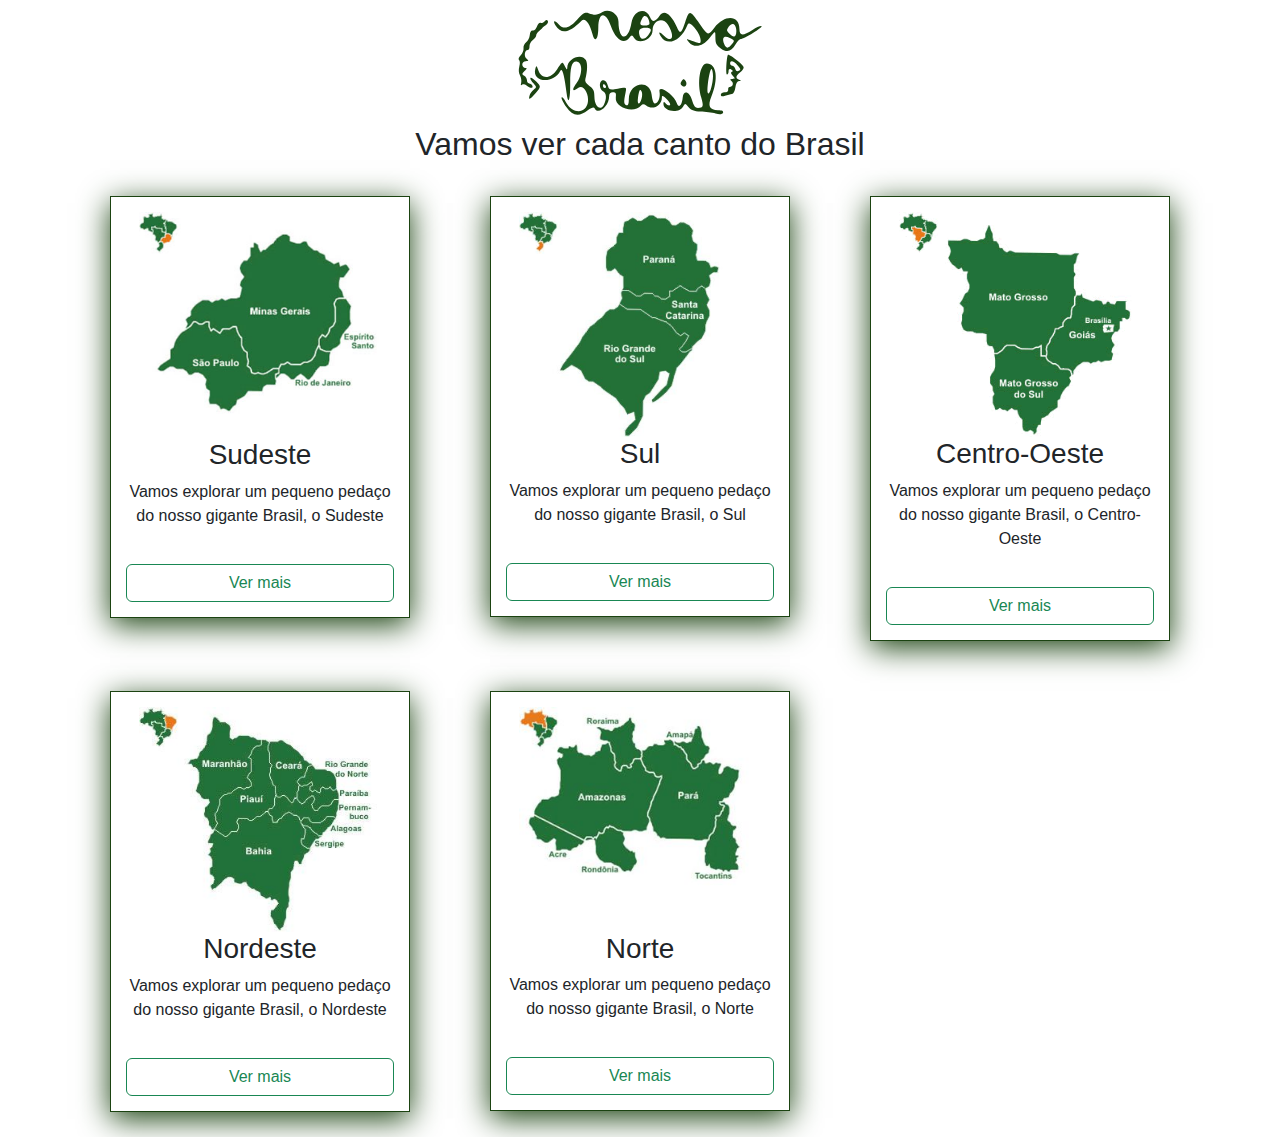
<file: index.html>
<!DOCTYPE html>
<html lang="en">

<head>
    <meta charset="UTF-8">
    <meta http-equiv="X-UA-Compatible" content="IE=edge">
    <meta name="viewport" content="width=device-width, initial-scale=1.0">
    <title>Feira Cultural Colégio Talento 9°B</title>
    <link rel="stylesheet" href="css/style.css" />
    <link rel="stylesheet" href="https://cdn.jsdelivr.net/npm/bootstrap@5.2.2/dist/css/bootstrap.min.css" />
</head>

<body>
    <div class="container text-center">
        <div class="row">
            <div class="col">
                <div class="t-container">
                    <img class="titulo" title="Nosso Brasil" alt="Nosso Brasil"
                        src="./resources/img/nosso-brasil.svg" />
                </div>
                <h2>
                    Vamos ver cada canto do Brasil
                </h2>
            </div>
        </div>
        <div class="row row-cols-sm-1 row-cols-md-2 row-cols-lg-3">
            <div class="col">
                <div class="box">
                    <div class="sudeste">
                        <img class="big-img" src="resources/img/sudeste.jpg" alt="Região Sudeste" title="Região Sudeste" />
                        <h3>
                            Sudeste
                        </h3>
                        <p>Vamos explorar um pequeno pedaço do nosso gigante Brasil, o Sudeste</p>
                        <div class="d-grid gap-2">
                            <a href="sudeste.html" class="btn btn-outline-success">Ver mais</a>
                        </div>
                    </div>
                </div>
            </div>
            <div class="col">
                <div class="box">
                    <div class="sul">
                        <img class="big-img" src="resources/img/sul.jpg" alt="Região Sul" title="Região Sul" />
                        <h3>
                            Sul
                        </h3>
                        <p>Vamos explorar um pequeno pedaço do nosso gigante Brasil, o Sul</p>
                        <div class="d-grid gap-2">
                            <a href="sul.html" class="btn btn-outline-success">Ver mais</a>
                        </div>
                    </div>
                </div>
            </div>
            <div class="col">
                <div class="box">
                    <div class="centro_oeste">
                        <img class="big-img" src="resources/img/centro-oeste.gif" alt="Região Centro-Oeste" title="Região Centro-Oeste" />
                        <h3>
                            Centro-Oeste
                        </h3>
                        <p>Vamos explorar um pequeno pedaço do nosso gigante Brasil, o Centro-Oeste</p>
                        <div class="d-grid gap-2">
                            <a href="centro-oeste.html" class="btn btn-outline-success">Ver mais</a>
                        </div>
                    </div>
                </div>
            </div>
            <div class="col">
                <div class="box">
                    <div class="nordeste">
                        <img class="big-img" src="resources/img/nordeste.jpg" alt="Região Nordeste" title="Região Nordeste" />
                        <h3>
                            Nordeste
                        </h3>
                        <p>Vamos explorar um pequeno pedaço do nosso gigante Brasil, o Nordeste</p>
                        <div class="d-grid gap-2">
                            <a href="nordeste.html" class="btn btn-outline-success">Ver mais</a>
                        </div>
                    </div>
                </div>
            </div>
            <div class="col">
                <div class="box">
                    <div class="norte">
                        <img class="big-img" src="resources/img/norte.jpg" alt="Região Norte" title="Região Norte" />
                        <h3>
                            Norte
                        </h3>
                        <p>Vamos explorar um pequeno pedaço do nosso gigante Brasil, o Norte</p>
                        <div class="d-grid gap-2">
                            <a href="norte.html" class="btn btn-outline-success">Ver mais</a>
                        </div>
                    </div>
                </div>
            </div>
        </div>
    </div>
</body>

</html>
</file>
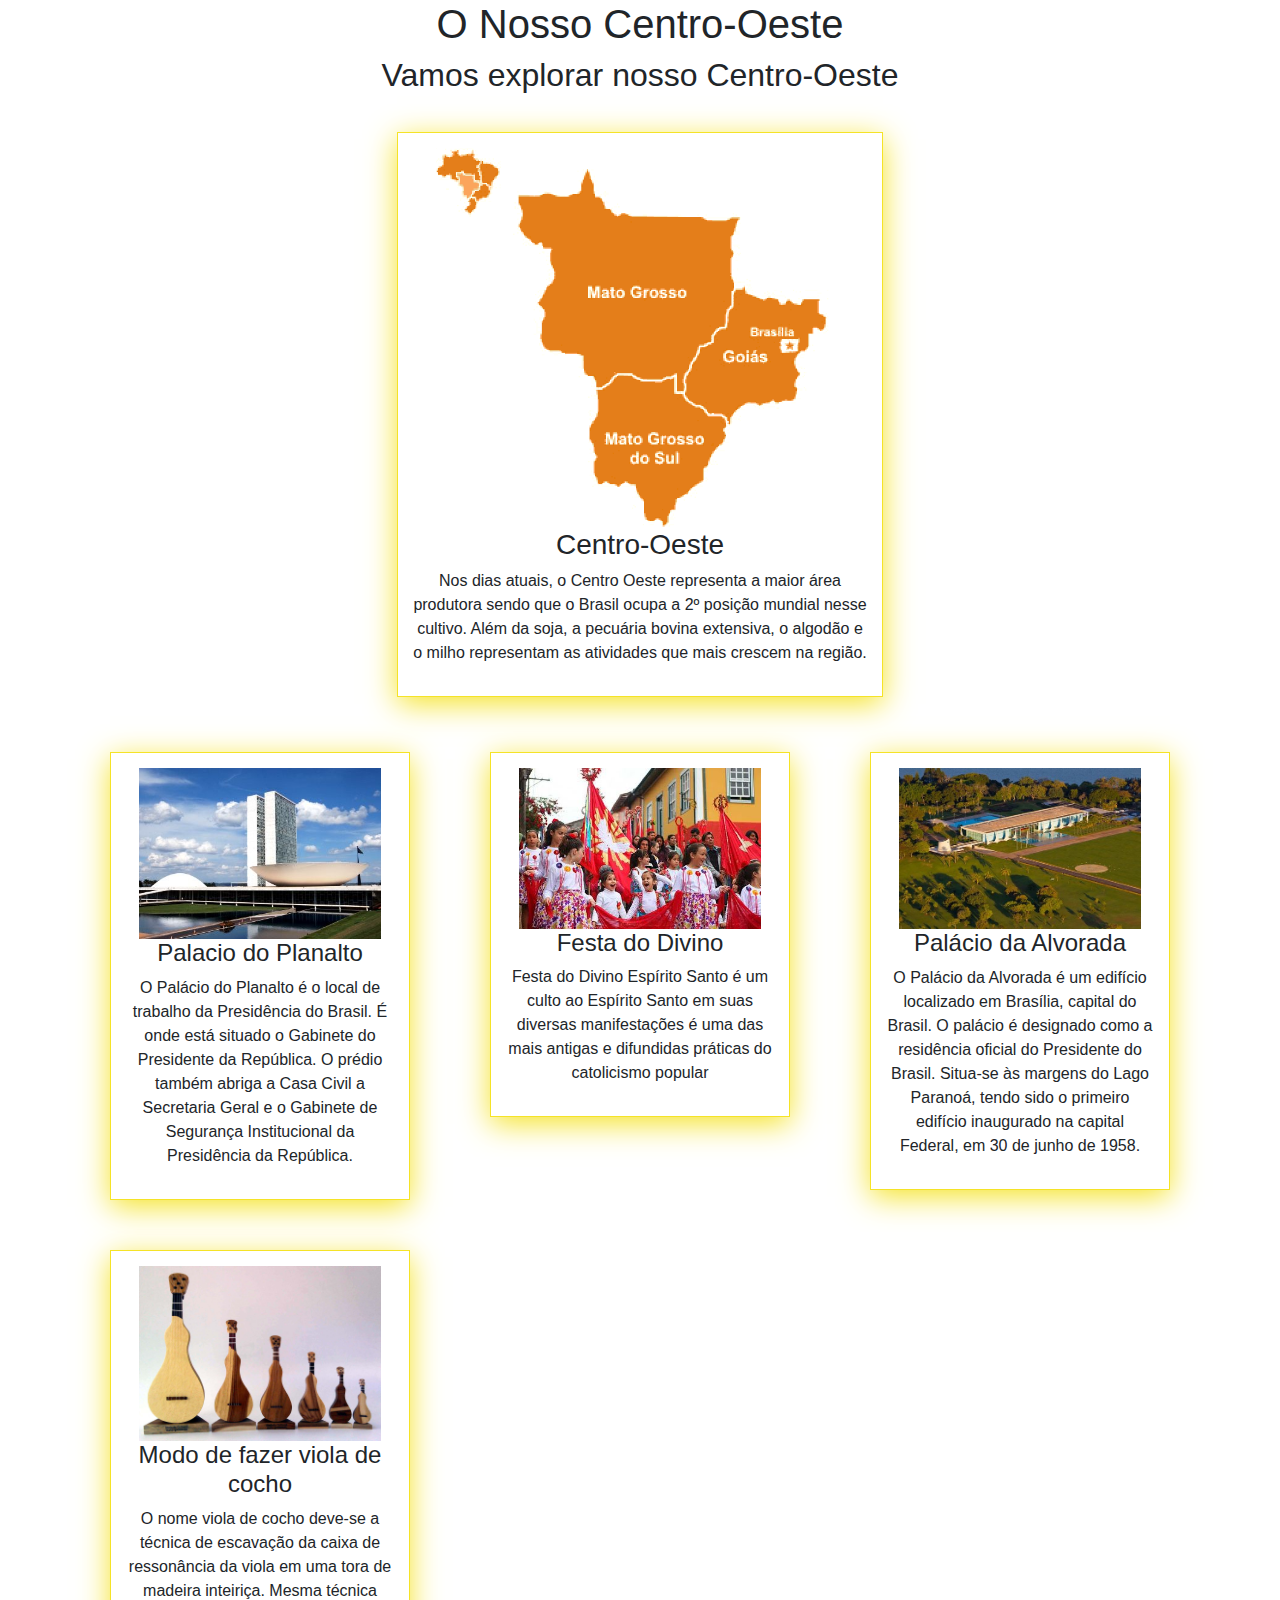
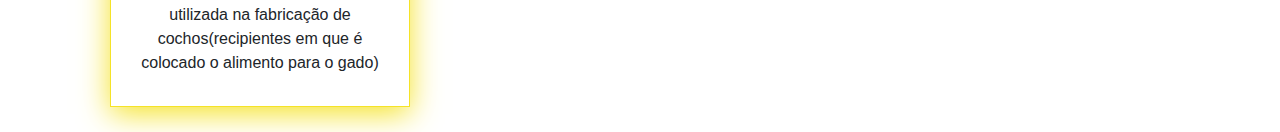
<file: centro-oeste.html>
<!DOCTYPE html>
<html lang="en">

<head>
    <meta charset="UTF-8">
    <meta http-equiv="X-UA-Compatible" content="IE=edge">
    <meta name="viewport" content="width=device-width, initial-scale=1.0">
    <title>Feira Cultural 9°B - Centro-Oeste</title>
    <link rel="stylesheet" href="css/style.css" />
    <link rel="stylesheet" href="css/centro-oeste.css" />
    <link rel="stylesheet" href="https://cdn.jsdelivr.net/npm/bootstrap@5.2.2/dist/css/bootstrap.min.css" />
</head>

<body>
    <div class="container">
        <div class="row justify-content-md-center">
            <div class="col-sm-12 col-md-8 col-lg-6">
                <div>
                    <h1>
                        O Nosso Centro-Oeste
                    </h1>
                    <h2>
                        Vamos explorar nosso Centro-Oeste
                    </h2>
                </div>
                <div class="big-box">
                    <div class="resumo">
                        <img class="big-img" src="resources/img/ye_centro_oeste.png" alt="Região Centro-Oeste" title="Região Centro-Oeste" />
                        <h3>Centro-Oeste</h3>
                        <p>Nos dias atuais, o Centro Oeste representa a maior área produtora sendo que o Brasil ocupa a 2º posição mundial nesse cultivo. Além da soja, a pecuária bovina extensiva, o algodão e o milho representam as atividades que mais crescem na região. </p>
                    </div>
                </div>
            </div>
        </div>
        <div class="row row-cols-sm-1 row-cols-md-2 row-cols-lg-3">

            <div class="col">
                <div class="box">
                    <div class="patrimonio1">
                        <img class="big-img" src="resources/img/palacio_do_planalto.jpg" alt="Palacio do Planalto" title="Palacio do Planalto" />
                        <h4>Palacio do Planalto</h4>
                        <p>O Palácio do Planalto é o local de trabalho da Presidência do Brasil. É onde está situado o Gabinete do Presidente da República. O prédio também abriga a Casa Civil a Secretaria Geral e o Gabinete de Segurança Institucional da Presidência da República.</p>
                    </div>
                </div>
            </div>
            <div class="col">
                <div class="box">
                    <div class="patrimonio2">
                        <img class="big-img" src="resources/img/festa_do_divino.jpg" alt="Festa do Divino" title="Festa do Divino" />
                        <h4>Festa do Divino</h4>
                        <p>Festa do Divino Espírito Santo é um culto ao Espírito Santo em suas diversas manifestações é uma das mais antigas e difundidas práticas do catolicismo popular</p>
                    </div>
                </div>
            </div>
            <div class="col">
                <div class="box">
                    <div class="patrimonio3">
                        <img class="big-img" src="resources/img/alvorada.jpg" alt="Palácio da Alvorada" title="Palácio da Alvorada" />
                        <h4>Palácio da Alvorada</h4>
                        <p>
                            O Palácio da Alvorada é um edifício localizado em Brasília, capital do Brasil. O palácio é designado como a residência oficial do Presidente do Brasil. Situa-se às margens do Lago Paranoá, tendo sido o primeiro edifício inaugurado na capital Federal, em 30 de junho de 1958.</p>
                    </div>
                </div>
            </div>
            <div class="col">
                <div class="box">
                    <div class="patrimonio4">
                        <img class="big-img" src="resources/img/viola.jpg" alt="Viola de Cocho" title="Viola de Cocho" />
                        <h4>Modo de fazer viola de cocho</h4>
                        <p>O nome viola de cocho deve-se a técnica de escavação da caixa de ressonância da viola em uma tora de madeira inteiriça. Mesma técnica utilizada na fabricação de cochos(recipientes em que é colocado o alimento para o gado)</p>
                    </div>
                </div>
            </div>
        </div>
    </div>
</body>

</html>
</file>
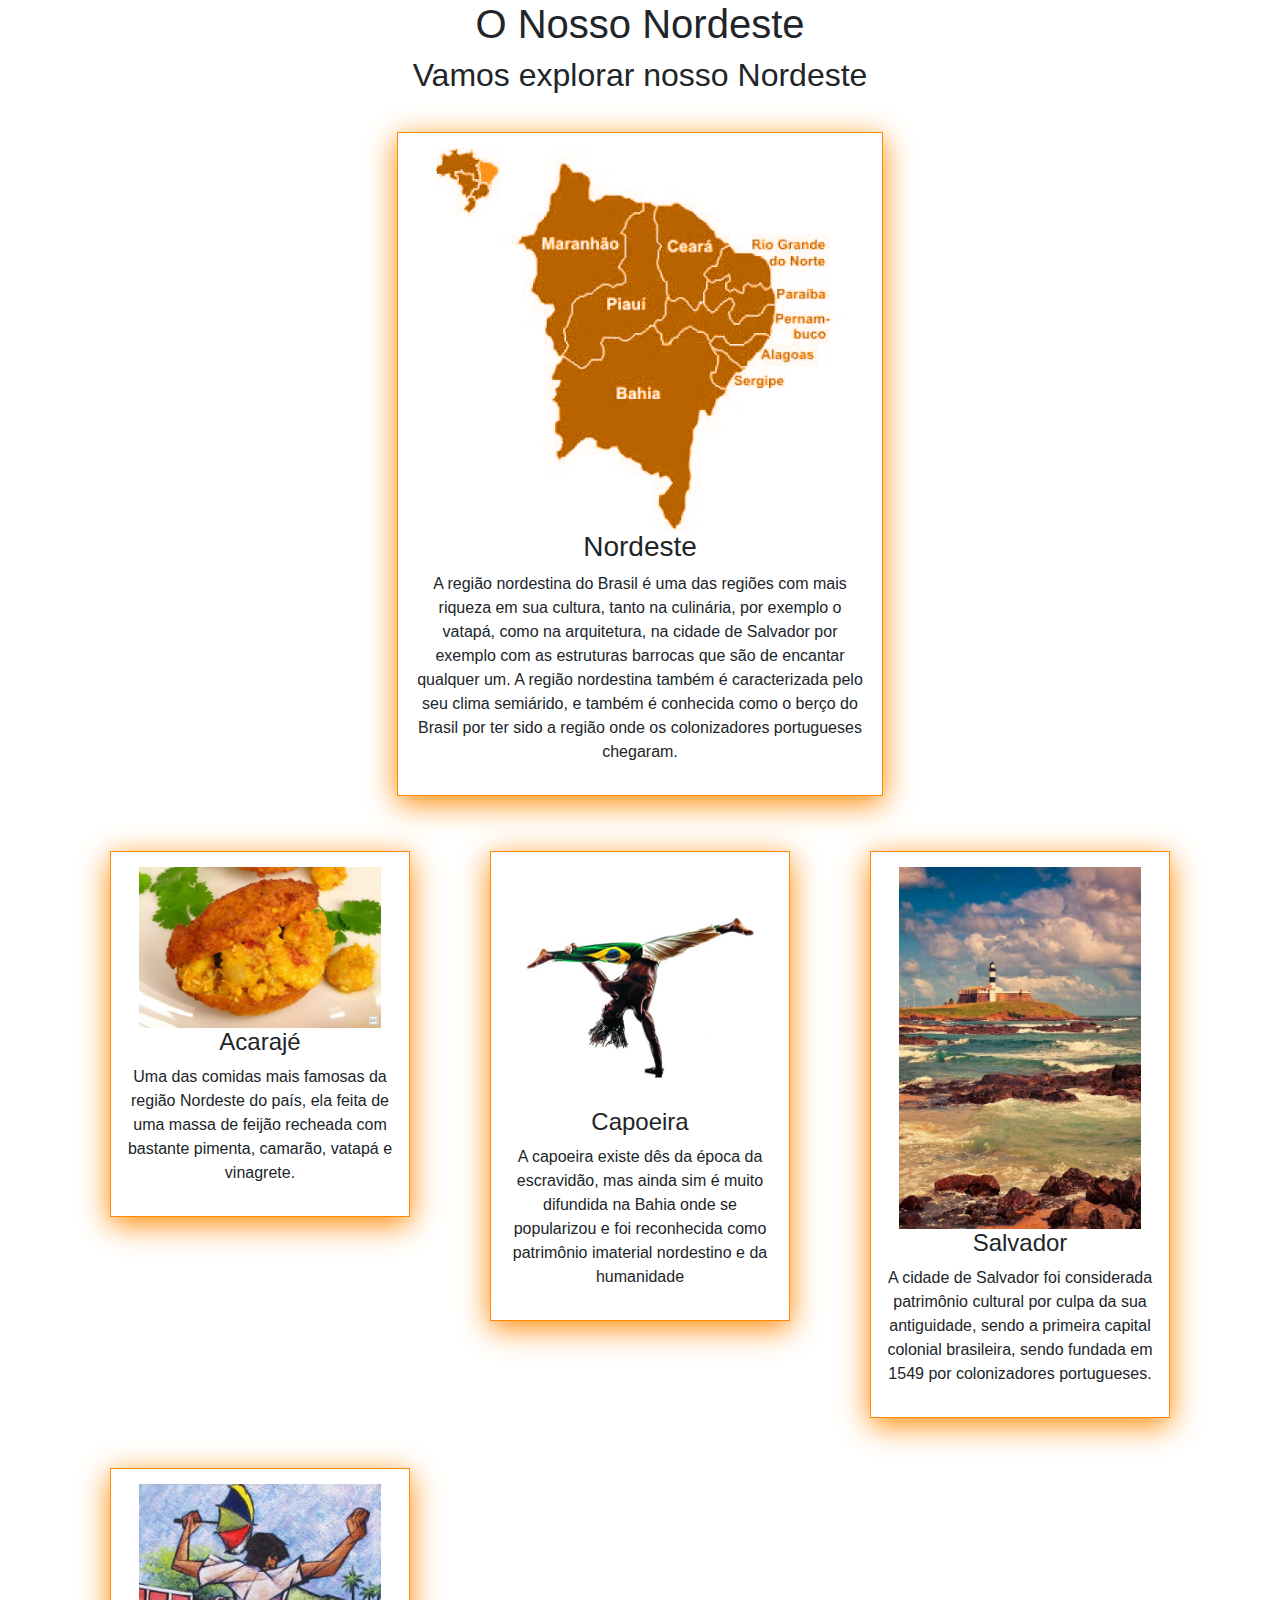
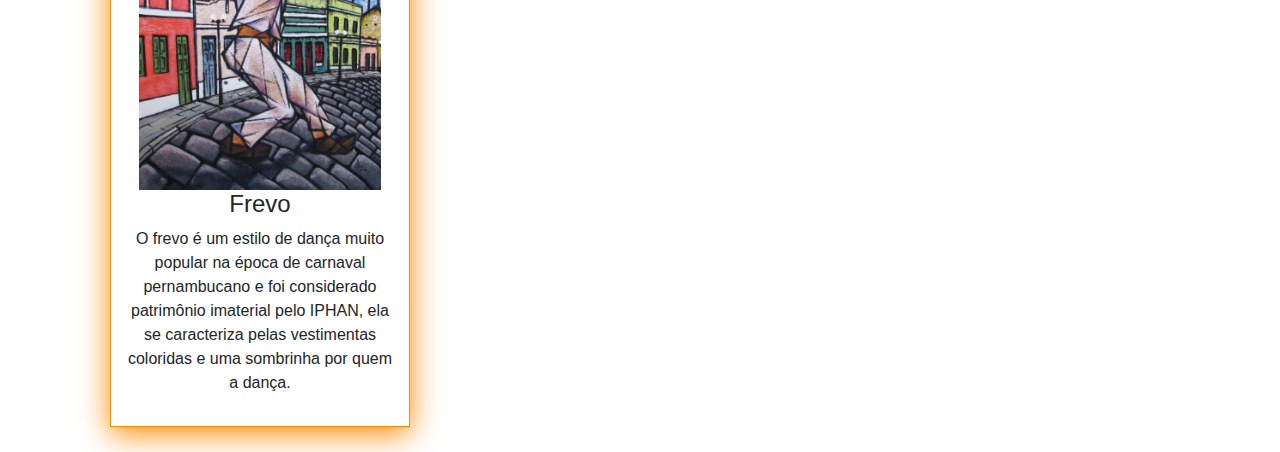
<file: nordeste.html>
<!DOCTYPE html>
<html lang="en">

<head>
    <meta charset="UTF-8">
    <meta http-equiv="X-UA-Compatible" content="IE=edge">
    <meta name="viewport" content="width=device-width, initial-scale=1.0">
    <title>Feira Cultural 9°B - Nordeste</title>
    <link rel="stylesheet" href="css/style.css" />
    <link rel="stylesheet" href="css/nordeste.css" />
    <link rel="stylesheet" href="https://cdn.jsdelivr.net/npm/bootstrap@5.2.2/dist/css/bootstrap.min.css" />
</head>

<body>
    <div class="container">
        <div class="row justify-content-md-center">
            <div class="col-sm-12 col-md-8 col-lg-6">
                <div>
                    <h1>
                        O Nosso Nordeste
                    </h1>
                    <h2>
                        Vamos explorar nosso Nordeste
                    </h2>
                </div>
                <div class="big-box">
                    <div class="resumo">
                        <img class="big-img" src="resources/img/orange_nordeste.png" alt="Região Nordeste" title="Região Nordeste" />
                        <h3>Nordeste</h3>
                        <p>A região nordestina do Brasil é uma das regiões com mais riqueza em sua cultura, tanto na culinária, por exemplo o vatapá, como na arquitetura, na cidade de Salvador por exemplo com as estruturas barrocas que são de encantar qualquer um. A região nordestina também é caracterizada pelo seu clima semiárido, e também é conhecida como o berço do Brasil por ter sido a região onde os colonizadores portugueses chegaram. </p>
                    </div>
                </div>
            </div>
        </div>
        <div class="row row-cols-sm-1 row-cols-md-2 row-cols-lg-3">

            <div class="col">
                <div class="box">
                    <div class="patrimonio1">
                        <img class="big-img" src="resources/img/acaraje.jpg" alt="Acarajé" title="Acarajé" />
                        <h4>Acarajé</h4>
                        <p>Uma das comidas mais famosas da
                            região Nordeste do país, ela feita de
                            uma massa de feijão recheada com
                            bastante pimenta, camarão, vatapá e
                            vinagrete.</p>
                    </div>
                </div>
            </div>
            <div class="col">
                <div class="box">
                    <div class="patrimonio2">
                        <img class="big-img" src="resources/img/capoeira.jpg" alt="Capoeira" title="Capoeira" />
                        <h4>Capoeira</h4>
                        <p>A capoeira existe dês da época da
                            escravidão, mas ainda sim é muito
                            difundida na Bahia onde se popularizou
                            e foi reconhecida como patrimônio
                            imaterial nordestino e da humanidade</p>
                    </div>
                </div>
            </div>
            <div class="col">
                <div class="box">
                    <div class="patrimonio3">
                        <img class="big-img" src="resources/img/salvador.jpg" alt="Salvador" title="Salvador" />
                        <h4>Salvador</h4>
                        <p>A cidade de Salvador foi considerada
                            patrimônio cultural por culpa da sua
                            antiguidade, sendo a primeira capital
                            colonial brasileira, sendo fundada em
                            1549 por colonizadores portugueses.</p>
                    </div>
                </div>
            </div>
            <div class="col">
                <div class="box">
                    <div class="patrimonio4">
                        <img class="big-img" src="resources/img/Frevo.jpg" alt="Frevo" title="Frevo" />
                        <h4>Frevo</h4>
                        <p>O frevo é um estilo de dança muito
                            popular na época de carnaval
                            pernambucano e foi considerado
                            patrimônio imaterial pelo IPHAN, ela se
                            caracteriza pelas vestimentas coloridas e
                            uma sombrinha por quem a dança.</p>
                    </div>
                </div>
            </div>
        </div>
    </div>
</body>

</html>
</file>
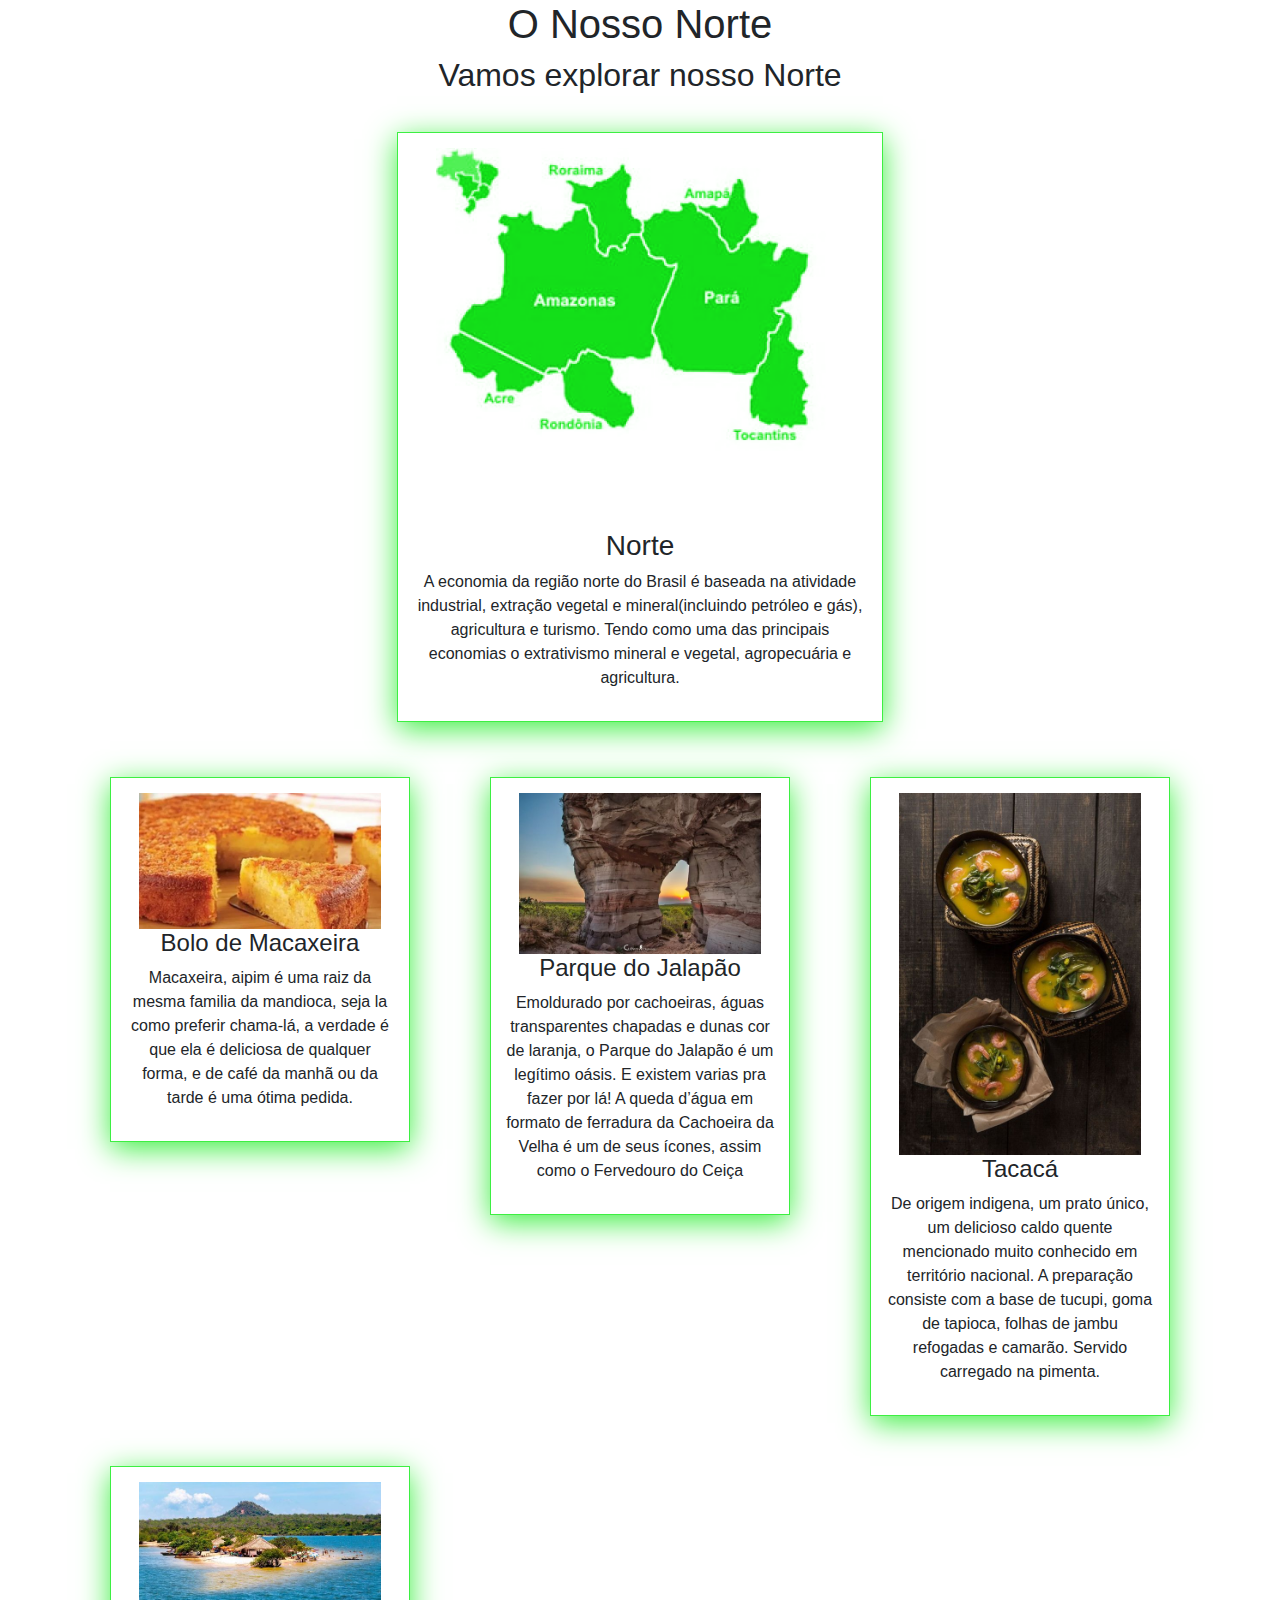
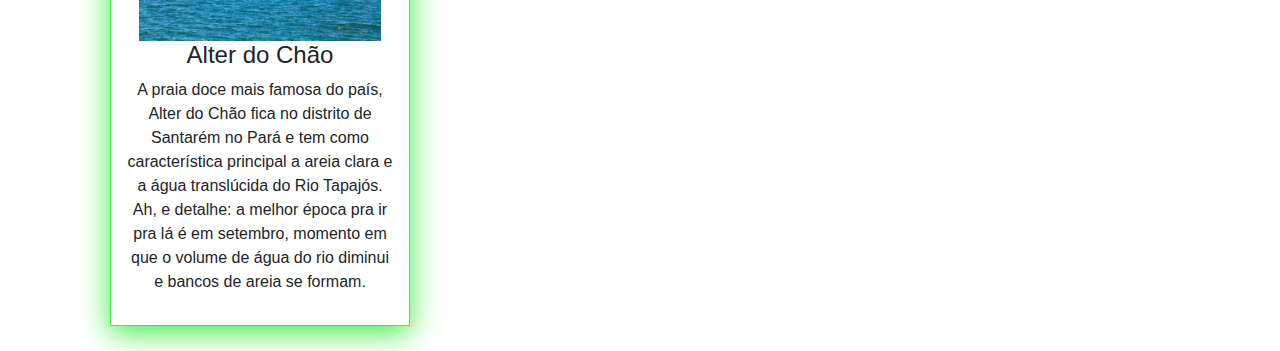
<file: norte.html>
<!DOCTYPE html>
<html lang="en">

<head>
    <meta charset="UTF-8">
    <meta http-equiv="X-UA-Compatible" content="IE=edge">
    <meta name="viewport" content="width=device-width, initial-scale=1.0">
    <title>Feira Cultural 9°B - Norte</title>
    <link rel="stylesheet" href="css/style.css" />
    <link rel="stylesheet" href="css/norte.css" />
    <link rel="stylesheet" href="https://cdn.jsdelivr.net/npm/bootstrap@5.2.2/dist/css/bootstrap.min.css" />
</head>

<body>
    <div class="container">
        <div class="row justify-content-md-center">
            <div class="col-sm-12 col-md-8 col-lg-6">
                <div>
                    <h1>
                        O Nosso Norte
                    </h1>
                    <h2>
                        Vamos explorar nosso Norte
                    </h2>
                </div>
                <div class="big-box">
                    <div class="resumo">
                        <img class="big-img" src="resources/img/green_norte.png" alt="Região Norte" title="Região Norte" />
                        <h3>Norte</h3>
                        <p>A economia da região norte do Brasil é baseada na atividade industrial, extração vegetal e mineral(incluindo petróleo e gás), agricultura e turismo. Tendo como uma das principais economias o extrativismo mineral e vegetal, agropecuária e agricultura.</p>
                    </div>
                </div>
            </div>
        </div>
        <div class="row row-cols-sm-1 row-cols-md-2 row-cols-lg-3">
            
            <div class="col">
                <div class="box">
                    <div class="patrimonio1">
                        <img class="big-img" src="resources/img/macaxeira.jpg" alt="Bolo de Macaxeira" title="Bolo de Macaxeira" />
                        <h4>Bolo de Macaxeira</h4>
                        <p>Macaxeira, aipim é uma raiz da mesma familia da mandioca, seja la como preferir chama-lá, a verdade é que ela é deliciosa de qualquer forma, e de café da manhã ou da tarde é uma ótima pedida.</p>
                    </div>
                </div>
            </div>
            <div class="col">
                <div class="box">
                    <div class="patrimonio2">
                        <img class="big-img" src="resources/img/jalapao.jpg" alt="Parque do Jalapão" title="Parque do Jalapão" />
                        <h4>Parque do Jalapão</h4>
                        <p>Emoldurado por cachoeiras, águas transparentes chapadas e dunas cor de laranja, o Parque do Jalapão é um legítimo oásis. E existem varias pra fazer por lá! A queda d’água em formato de ferradura da Cachoeira da Velha é um de seus ícones, assim como o Fervedouro do Ceiça  </p>
                    </div>
                </div>
            </div>
            <div class="col">
                <div class="box">
                    <div class="patrimonio3">
                        <img class="big-img" src="resources/img/tacaca.jpg" alt="Bolo de Macaxeira" title="Bolo de Macaxeira" />
                        <h4>Tacacá</h4>
                        <p>De origem indigena, um prato único, um delicioso caldo quente mencionado muito conhecido em território nacional. A preparação consiste com a base de tucupi, goma de tapioca, folhas de jambu refogadas e camarão. Servido carregado na pimenta.</p>
                    </div>
                </div>
            </div>
            <div class="col">
                <div class="box">
                    <div class="patrimonio4">
                        <img class="big-img" src="resources/img/alter-do-chao.jpg" alt="Bolo de Macaxeira" title="Bolo de Macaxeira" />
                        <h4>Alter do Chão</h4>
                        <p>A praia doce mais famosa do país, Alter do Chão fica no distrito de Santarém no Pará e tem como característica principal a areia clara e a água translúcida do Rio Tapajós. Ah, e detalhe: a melhor época pra ir pra lá é em setembro, momento em que o volume de água do rio diminui e bancos de areia se formam.</p>
                    </div>
                </div>
            </div>
        </div>
    </div>
</body>

</html>
</file>
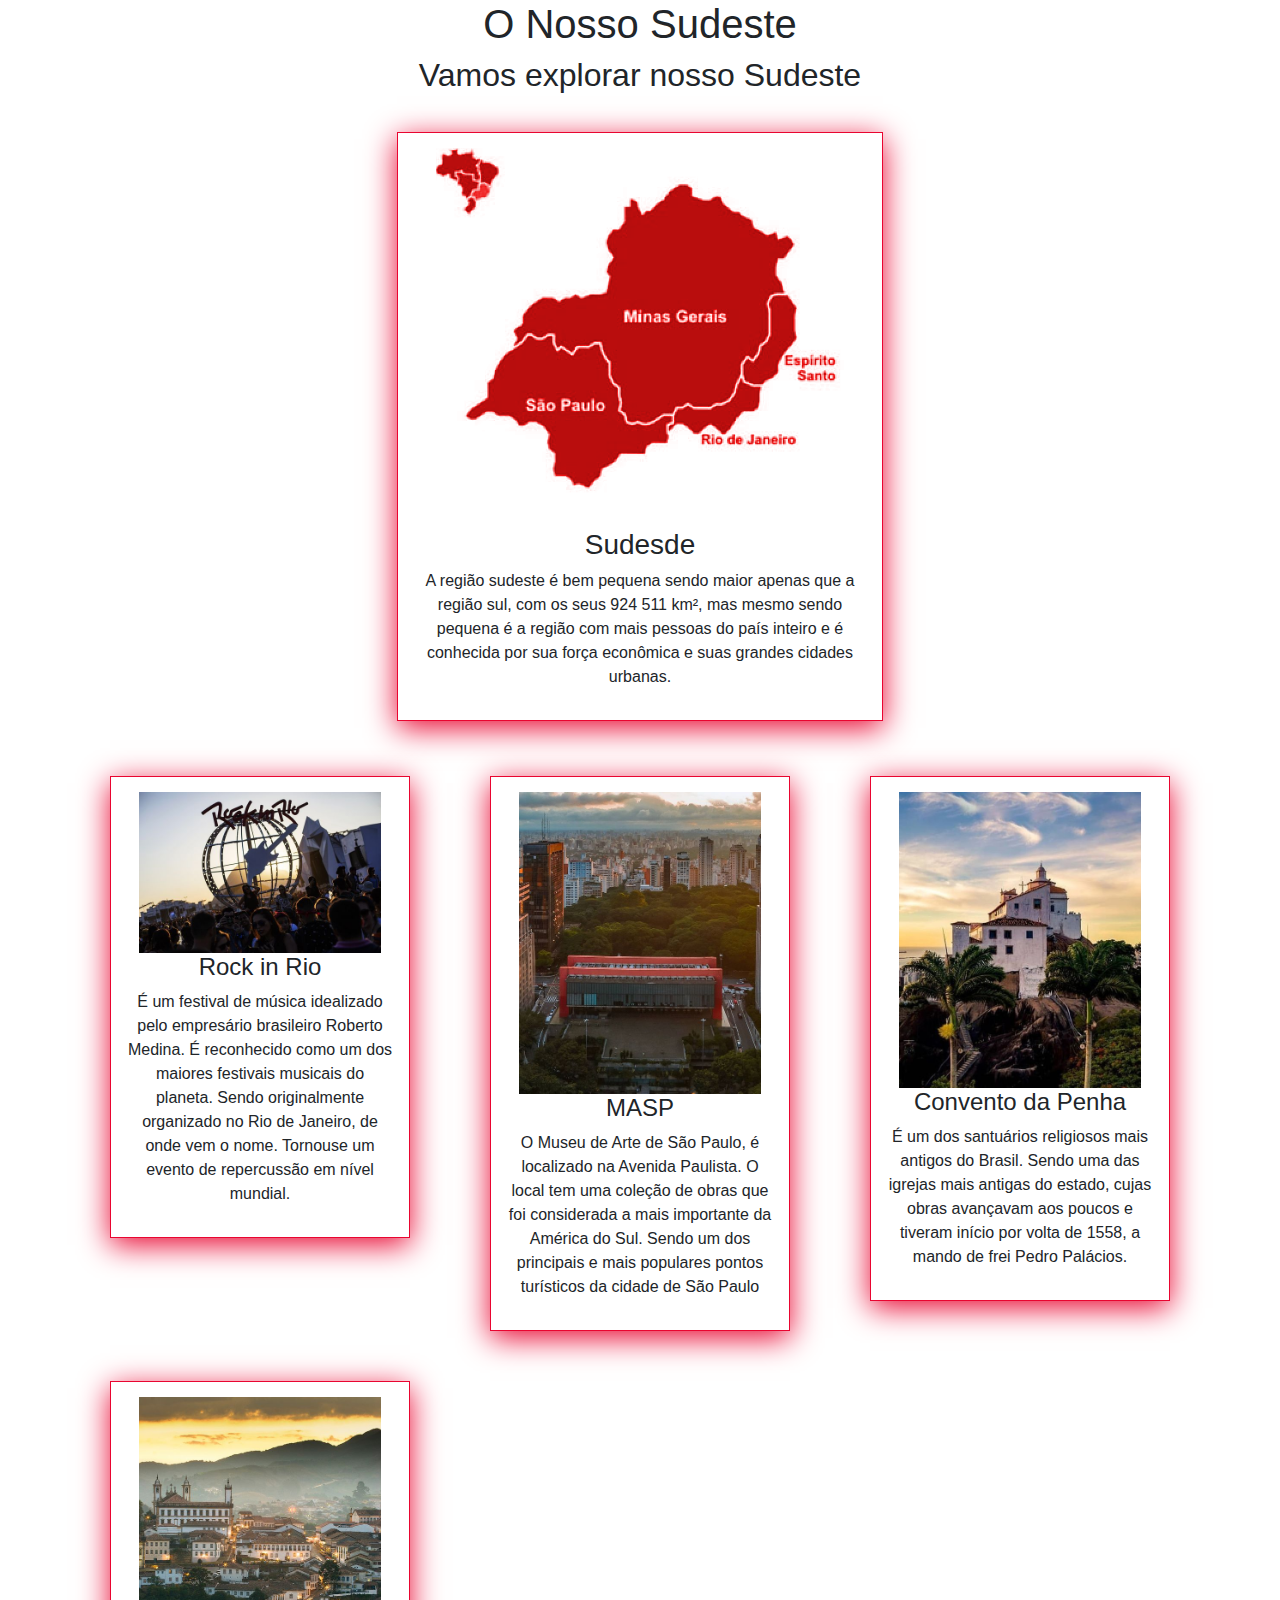
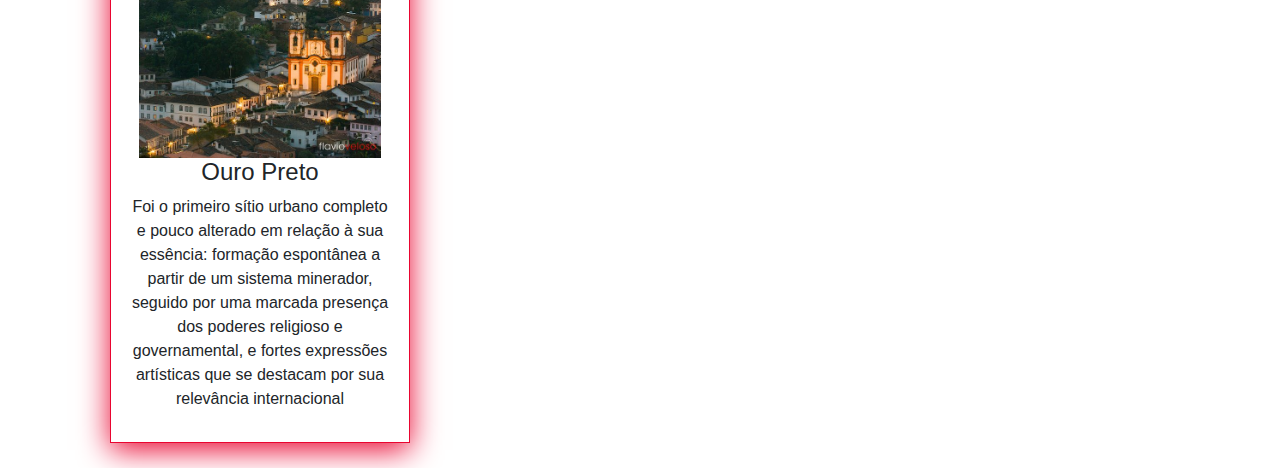
<file: sudeste.html>
<!DOCTYPE html>
<html lang="en">

<head>
    <meta charset="UTF-8">
    <meta http-equiv="X-UA-Compatible" content="IE=edge">
    <meta name="viewport" content="width=device-width, initial-scale=1.0">
    <title>Feira Cultural 9°B - Sudeste</title>
    <link rel="stylesheet" href="css/style.css" />
    <link rel="stylesheet" href="css/sudeste.css" />
    <link rel="stylesheet" href="https://cdn.jsdelivr.net/npm/bootstrap@5.2.2/dist/css/bootstrap.min.css" />
</head>

<body>
    <div class="container">
        <div class="row justify-content-md-center">
            <div class="col-sm-12 col-md-8 col-lg-6">
                <div>
                    <h1>
                        O Nosso Sudeste
                    </h1>
                    <h2>
                        Vamos explorar nosso Sudeste
                    </h2>
                </div>
                <div class="big-box">
                    <div class="resumo">
                        <img class="big-img" src="resources/img/red_sudeste.png" alt="Região Sudeste" title="Região Sudeste" />
                        <h3>Sudesde</h3>
                        <p>A região sudeste é bem pequena sendo maior
                            apenas que a região sul, com os seus 924 511
                            km², mas mesmo sendo pequena é a região
                            com mais pessoas do país inteiro e é
                            conhecida por sua força econômica e suas
                            grandes cidades urbanas.</p>
                    </div>
                </div>
            </div>
        </div>
        <div class="row row-cols-sm-1 row-cols-md-2 row-cols-lg-3">
            
            <div class="col">
                <div class="box">
                    <div class="patrimonio1">
                        <img class="big-img" src="resources/img/rockinrio.jpg" alt="Rock in Rio" title="Rock in Rio" />
                        <h4>Rock in Rio</h4>
                        <p>É um festival de música idealizado pelo
                            empresário brasileiro Roberto Medina. É
                            reconhecido como um dos maiores
                            festivais musicais do planeta. Sendo
                            originalmente organizado no Rio de
                            Janeiro, de onde vem o nome. Tornouse
                            um evento de repercussão em nível
                            mundial.</p>
                    </div>
                </div>
            </div>
            <div class="col">
                <div class="box">
                    <div class="patrimonio2">
                        <img class="big-img" src="resources/img/masp.jpg" alt="MASP" title="MASP" />
                        <h4>MASP</h4>
                        <p>O Museu de Arte de São Paulo, é
                            localizado na Avenida Paulista. O local
                            tem uma coleção de obras que foi
                            considerada a mais importante da
                            América do Sul. Sendo um dos
                            principais e mais populares pontos
                            turísticos da cidade de São Paulo</p>
                    </div>
                </div>
            </div>
            <div class="col">
                <div class="box">
                    <div class="patrimonio3">
                        <img class="big-img" src="resources/img/convento.jpg" alt="Convento da Penha" title="Convento da Penha" />
                        <h4>Convento da Penha</h4>
                        <p>É um dos santuários religiosos mais
                            antigos do Brasil. Sendo uma das igrejas
                            mais antigas do estado, cujas obras
                            avançavam aos poucos e tiveram início
                            por volta de 1558, a mando de frei Pedro
                            Palácios.
                            </p>
                    </div>
                </div>
            </div>
            <div class="col">
                <div class="box">
                    <div class="patrimonio4">
                        <img class="big-img" src="resources/img/ouro.jpg" alt="Ouro Preto" title="Ouro Preto" />
                        <h4>Ouro Preto</h4>
                        <p>Foi o primeiro sítio urbano completo e
                            pouco alterado em relação à sua
                            essência: formação espontânea a partir
                            de um sistema minerador, seguido por
                            uma marcada presença dos poderes
                            religioso e governamental, e fortes
                            expressões artísticas que se destacam
                            por sua relevância internacional</p>
                    </div>
                </div>
            </div>
        </div>
    </div>
</body>

</html>
</file>
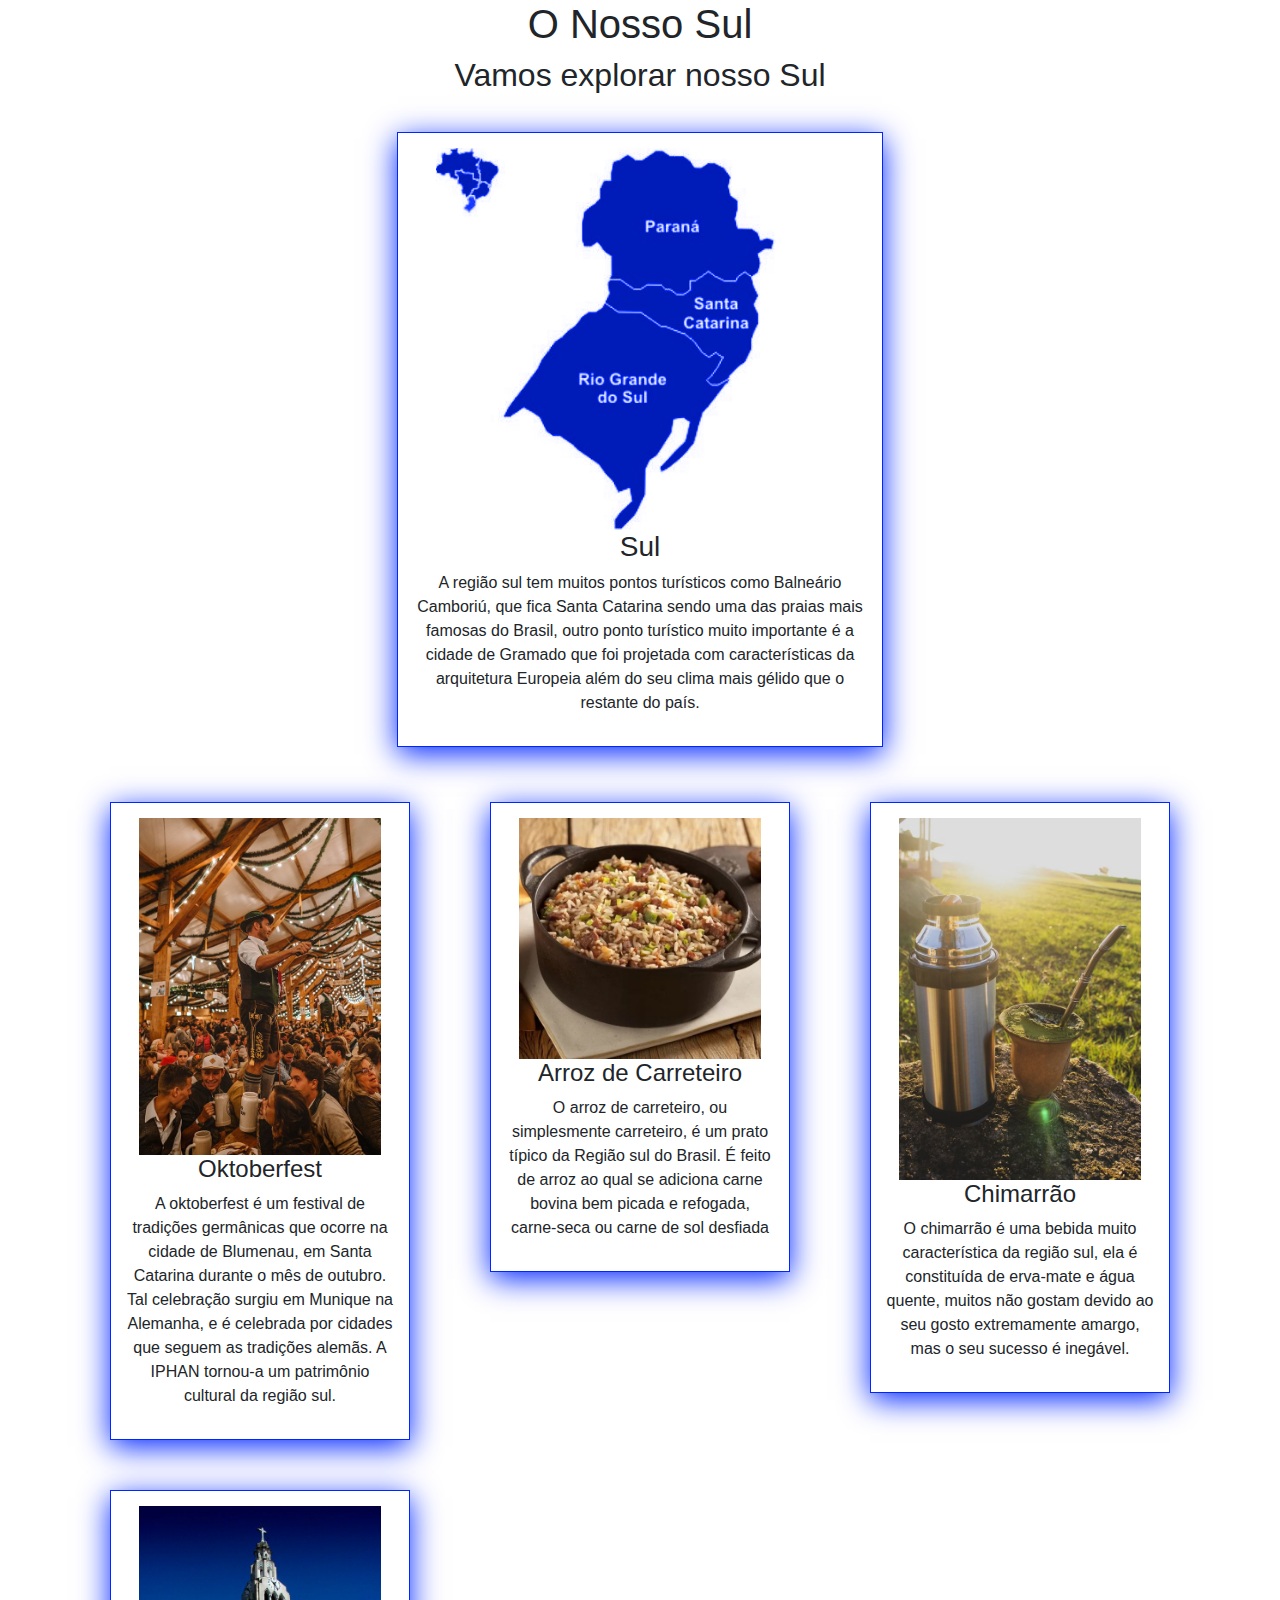
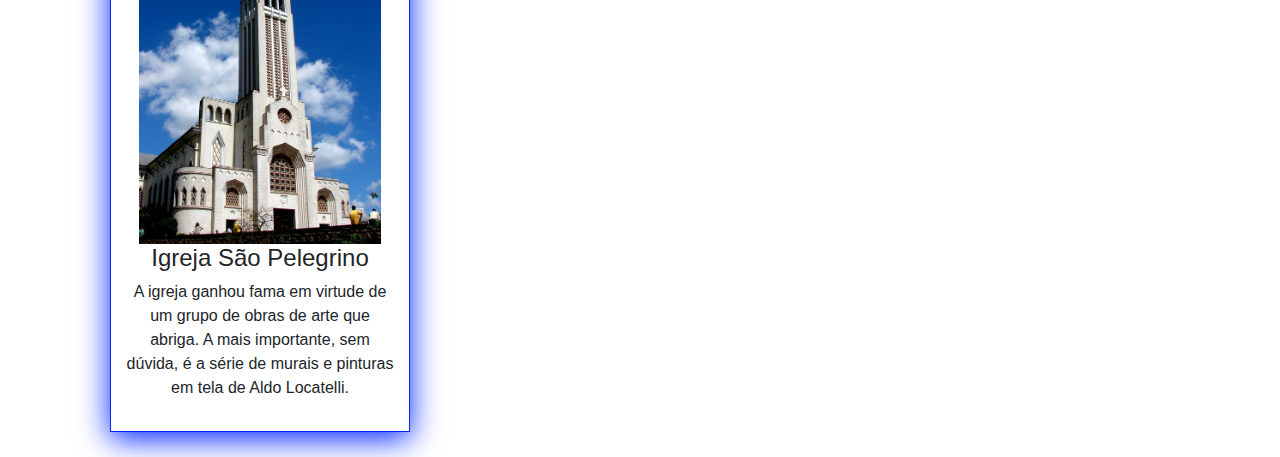
<file: sul.html>
<!DOCTYPE html>
<html lang="en">

<head>
    <meta charset="UTF-8">
    <meta http-equiv="X-UA-Compatible" content="IE=edge">
    <meta name="viewport" content="width=device-width, initial-scale=1.0">
    <title>Feira Cultural 9°B - Sul</title>
    <link rel="stylesheet" href="css/style.css" />
    <link rel="stylesheet" href="css/sul.css" />
    <link rel="stylesheet" href="https://cdn.jsdelivr.net/npm/bootstrap@5.2.2/dist/css/bootstrap.min.css" />
</head>

<body>
    <div class="container">
        <div class="row justify-content-md-center">
            <div class="col-sm-12 col-md-8 col-lg-6">
                <div>
                    <h1>
                        O Nosso Sul
                    </h1>
                    <h2>
                        Vamos explorar nosso Sul
                    </h2>
                </div>
                <div class="big-box">
                    <div class="resumo">
                        <img class="big-img" src="resources/img/blue-sul.png" alt="Região Sul" title="Região Sul" />
                        <h3>Sul</h3>
                        <p>A região sul tem muitos pontos turísticos como
                            Balneário Camboriú, que fica Santa Catarina
                            sendo uma das praias mais famosas do Brasil,
                            outro ponto turístico muito importante é a
                            cidade de Gramado que foi projetada com
                            características da arquitetura Europeia além
                            do seu clima mais gélido que o restante do
                            país.
                            </p>
                    </div>
                </div>
            </div>
        </div>
        <div class="row row-cols-sm-1 row-cols-md-2 row-cols-lg-3">
            
            <div class="col">
                <div class="box">
                    <div class="patrimonio1">
                        <img class="big-img" src="resources/img/alemao.jpg" alt="Oktoberfest" title="Oktoberfest" />
                        <h4>Oktoberfest</h4>
                        <p>A oktoberfest é um festival de tradições
                            germânicas que ocorre na cidade de
                            Blumenau, em Santa Catarina durante
                            o mês de outubro. Tal celebração surgiu
                            em Munique na Alemanha, e é
                            celebrada por cidades que seguem as
                            tradições alemãs. A IPHAN tornou-a um
                            patrimônio cultural da região sul.</p>
                    </div>
                </div>
            </div>
            <div class="col">
                <div class="box">
                    <div class="patrimonio2">
                        <img class="big-img" src="resources/img/arroz.jpg" alt="Arroz de Carreteiro" title="Arroz de Carreteiro" />
                        <h4>Arroz de Carreteiro</h4>
                        <p>O arroz de carreteiro, ou simplesmente
                            carreteiro, é um prato típico da Região
                            sul do Brasil. É feito de arroz ao qual se
                            adiciona carne bovina bem picada e
                            refogada, carne-seca ou carne de sol
                            desfiada</p>
                    </div>
                </div>
            </div>
            <div class="col">
                <div class="box">
                    <div class="patrimonio3">
                        <img class="big-img" src="resources/img/chimarrao.jpg" alt="Chimarrão" title="Chimarrão" />
                        <h4>Chimarrão</h4>
                        <p>O chimarrão é uma bebida muito
                            característica da região sul, ela é
                            constituída de erva-mate e água
                            quente, muitos não gostam devido ao
                            seu gosto extremamente amargo,
                            mas o seu sucesso é inegável.
                            </p>
                    </div>
                </div>
            </div>
            <div class="col">
                <div class="box">
                    <div class="patrimonio4">
                        <img class="big-img" src="resources/img/igreja.jpg" alt="Igreja São Pelegrino" title="Igreja São Pelegrino" />
                        <h4>Igreja São Pelegrino</h4>
                        <p>A igreja ganhou fama em virtude de
                            um grupo de obras de arte que
                            abriga. A mais importante, sem
                            dúvida, é a série de murais e pinturas
                            em tela de Aldo Locatelli.</p>
                    </div>
                </div>
            </div>
        </div>
    </div>
</body>

</html>
</file>
<file: css/style.css>
* {
    padding: 0;
    margin: 0;
    font-family: Helvetica;
}

/* Introdução */
.t-container {
    max-width: 800px;
    margin: 0 auto;
    text-align: center;
}

.titulo {
    width: 250px;
}

h2 {
    text-align: center;
}

h1 {
    margin-top: 40px;
    margin-bottom: 20px;
}

.t-image {
    height: 275px;
    background-size: 800px;
}

h1 .t-image {
    background-image: url("../resources/img/brasil2.png");
}

h2 {
    color: #2F5F09;
}

.container {
    max-width: 800px;
    margin: 0 auto;
    text-align: center;
}

.box {
    display: inline-block;
    width: 300px;
    margin: 25px;
    border: 1px solid #1B4311;
    box-shadow: #1B4311 0px 7px 29px 0px;
    padding: 15px;
}

.r-image {
    height: 300px;
    background-size: 320px;
}

.sudeste .r-image {
    background-image: url("../resources/img/sudeste.jpg");
}

.sul .r-image {
    background-image: url("../resources/img/sul.jpg");
}

.centro_oeste .r-image {
    background-image: url("../resources/img/centro-oeste.gif");
}

.nordeste .r-image {
    background-image: url("../resources/img/nordeste.jpg");
}

.norte .r-image {
    background-image: url("../resources/img/norte.jpg");
}

.btn {
    display: block;
    background-color: #1B4311;
    color: #fff;
    margin-top: 20px;
    text-decoration: none;
    padding: 10px;
    border: 1px solid transparent;
    font-weight: bold;
    transition: .5s;
    border-radius: 5px;
}

.btn:hover {
    background-color: #fff;
    color: #1B4311;
    border-color: #1B4311;
}

.card-description {
    padding: 20px 10px;

}

.big-img {
    max-width: 90%;
}

.big-box {
    display: inline-block;
    margin: 30px;
    padding: 15px;

}
</file>
<file: css/centro-oeste.css>
h1 {
    color: #F5E327;
}

h2 {
    color: #F5E327;
}

.big-box {
    border: 1px solid #F5E327;
    box-shadow: #F5E327 0px 7px 29px 0px;
}

.box {
    border: 1px solid #F5E327;
    box-shadow: #F5E327 0px 7px 29px 0px;
}
</file>
<file: css/nordeste.css>
h1 {
    color: #ff8900;
}

h2 {
    color: #ff8900;
}

.big-box {
    border: 1px solid #ff8900;
    box-shadow: #ff8900 0px 7px 29px 0px;
}

.box {
    border: 1px solid #ff8900;
    box-shadow: #ff8900 0px 7px 29px 0px;
}
</file>
<file: css/norte.css>
h1 {
    color: #3def42;
}

h2 {
    color: #3def42;
}

.big-box {
    border: 1px solid #3def42;
    box-shadow: #3def42 0px 7px 29px 0px;
}

.box {
    border: 1px solid #3def42;
    box-shadow: #3def42 0px 7px 29px 0px;
}
</file>
<file: css/sudeste.css>
h1 {
    color: #E90530;
}

h2 {
    color: #E90530;
}

.big-box {
    border: 1px solid #E90530;
    box-shadow: #E90530 0px 7px 29px 0px;
}

.box {
    border: 1px solid #E90530;
    box-shadow: #E90530 0px 7px 29px 0px;
}
</file>
<file: css/sul.css>
h1 {
    color: #0026ff;
}

h2 {
    color: #0026ff;
}

.big-box {
    border: 1px solid #0026ff;
    box-shadow: #0026ff 0px 7px 29px 0px;
}

.box {
    border: 1px solid #0026ff;
    box-shadow: #0026ff 0px 7px 29px 0px;
}
</file>
